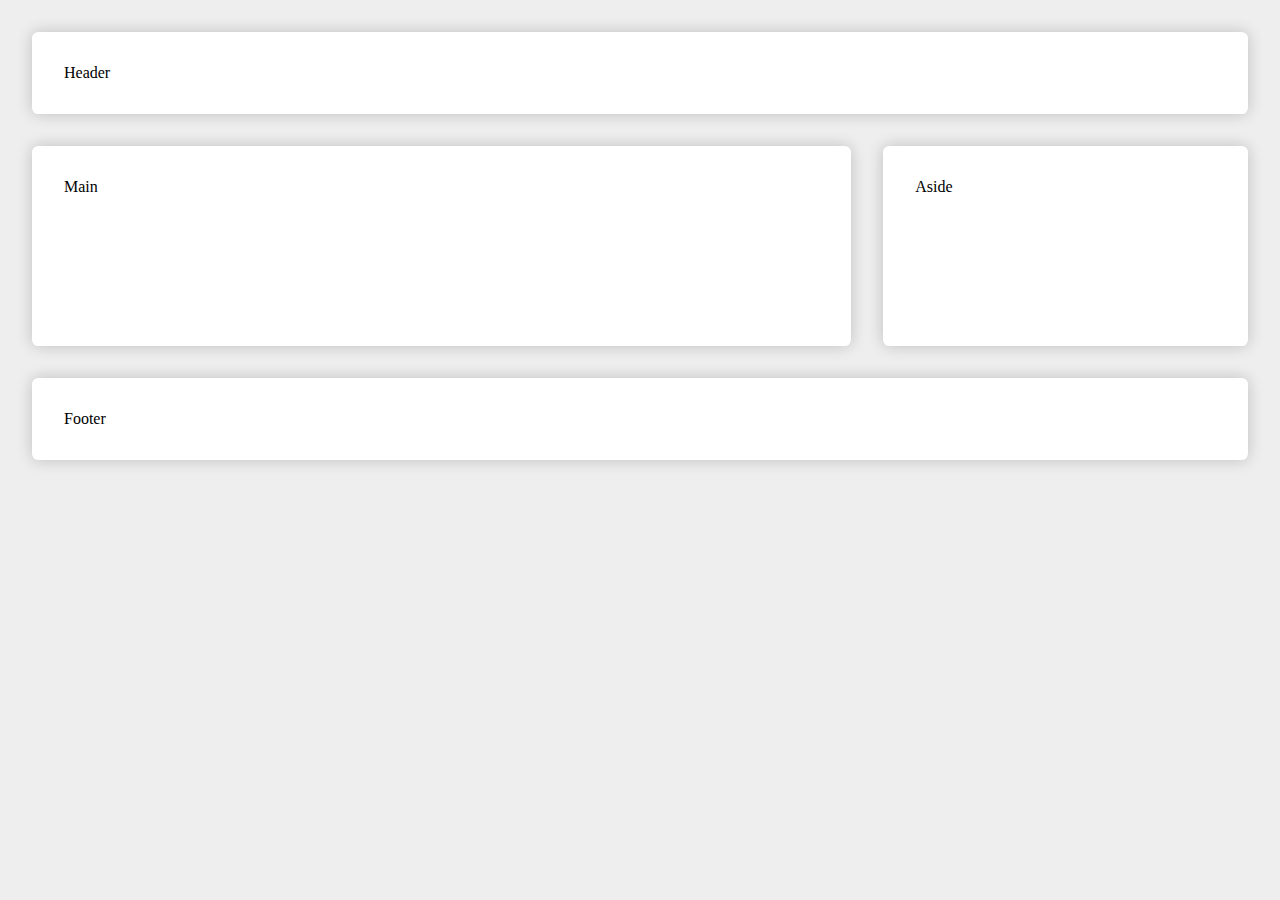
<file: 06.Flexbox-Exercise-Resources/01_Flexbox-Layout/index.html>
<!DOCTYPE html>
<html lang="en">
<head>
    <meta charset="UTF-8">
    <meta http-equiv="X-UA-Compatible" content="IE=edge">
    <meta name="viewport" content="width=device-width, initial-scale=1.0">
    <link rel="stylesheet" href="style.css">
    <title>Flexbox Layou</title>
</head>
<body>
    <header>
        <p>Header</p>
    </header>
    <main>
        <p>Main</p>
    </main>
    <aside>
        <p>Aside</p>
    </aside>
    <footer>
        <p>Footer</p>
    </footer>
</body>
</html>
</file>
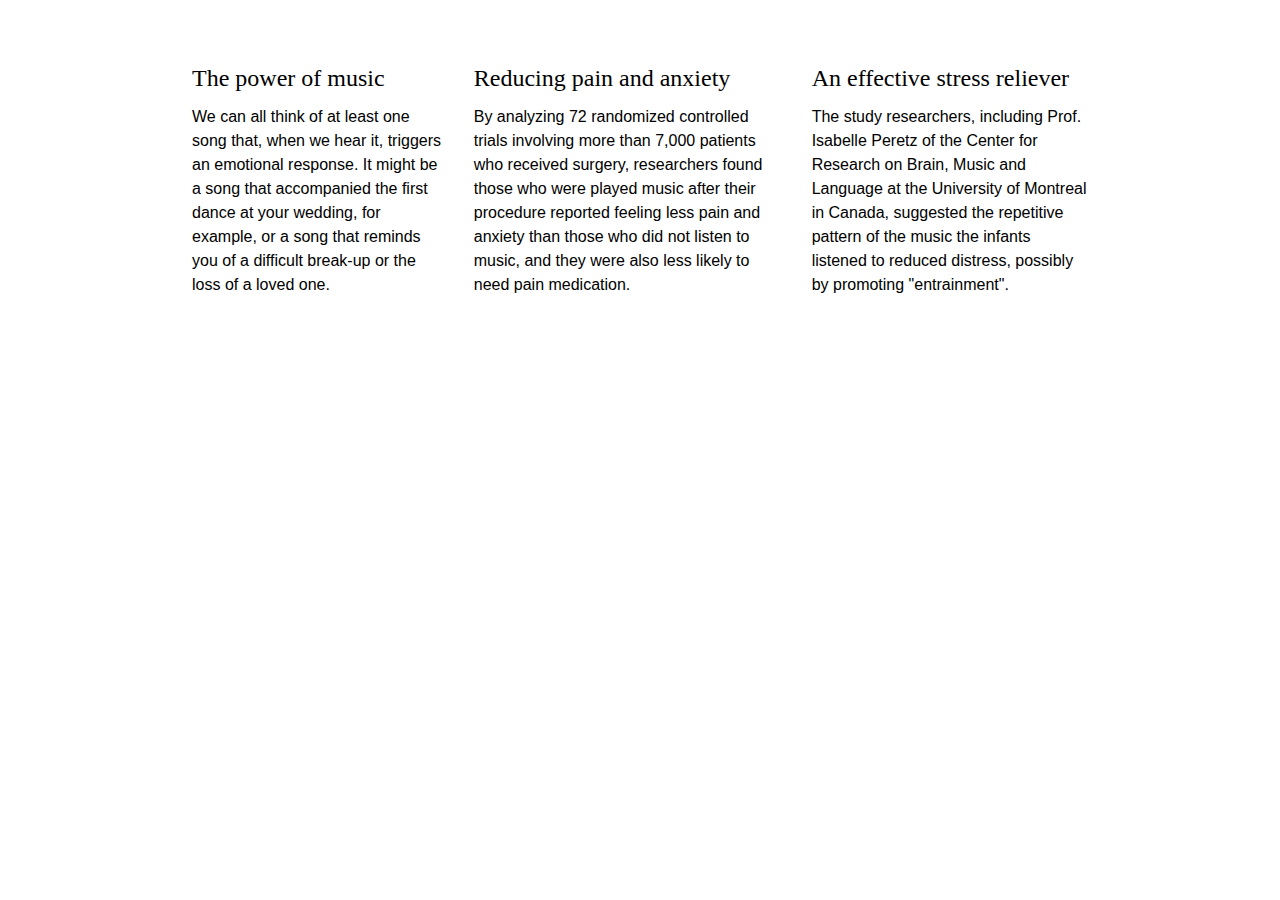
<file: 06.Flexbox-Exercise-Resources/02_FlexModel-Articles/index.html>
<!DOCTYPE html>
<html lang="en">
<head>
    <meta charset="UTF-8">
    <meta http-equiv="X-UA-Compatible" content="IE=edge">
    <meta name="viewport" content="width=device-width, initial-scale=1.0">
    <link rel="stylesheet" href="style.css">
    <title>Articles</title>
</head>
<body>
    <section>
        <article>
<h2>The power of music</h2>
<p>We can all think of at least one song that, when we hear it, triggers an emotional response. It might be a song that accompanied the first dance at your wedding, for example, or a song that reminds you of a difficult break-up or the loss of a loved one.</p>
        </article>
        <article>
            <h2>Reducing pain and anxiety</h2>
            <p>By analyzing 72 randomized controlled trials involving more than 7,000 patients who received surgery, researchers found those who were played music after their procedure reported feeling less pain and anxiety than those who did not listen to music, and they were also less likely to need pain medication.</p>
        </article>
        <article>
            <h2>An effective stress reliever</h2>
            <p>The study researchers, including Prof. Isabelle Peretz of the Center for Research on Brain, Music and Language at the University of Montreal in Canada, suggested the repetitive pattern of the music the infants listened to reduced distress, possibly by promoting "entrainment".</p>
        </article>
    </section>
</body>
</html>
</file>
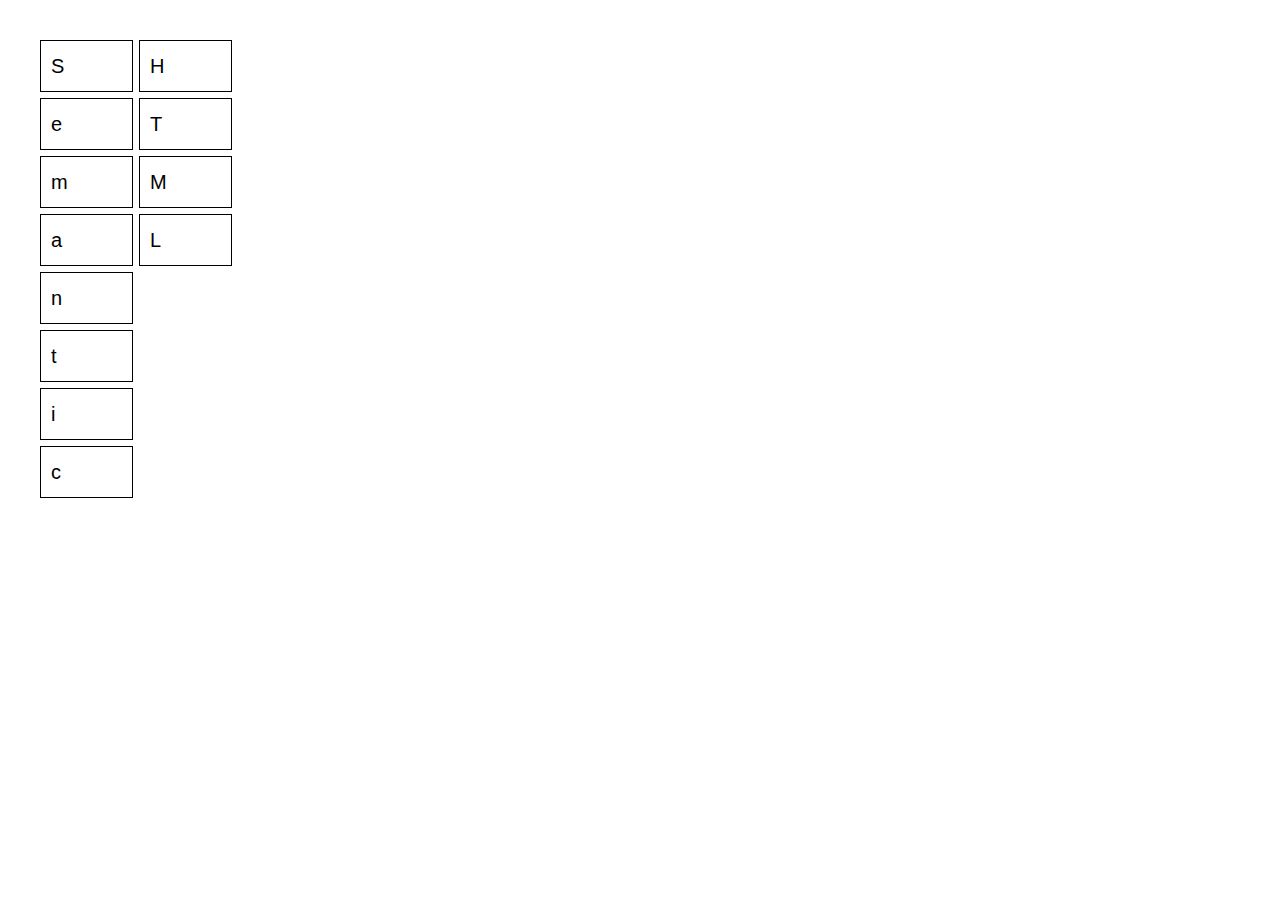
<file: 06.Flexbox-Exercise-Resources/03_FlexModel-ABC-Game/index.html>
<!DOCTYPE html>
<html lang="en">
<head>
    <meta charset="UTF-8">
    <meta http-equiv="X-UA-Compatible" content="IE=edge">
    <meta name="viewport" content="width=device-width, initial-scale=1.0">
    <link rel="stylesheet" href="style.css">
    <title>ABC Game</title>
</head>
<body>
    <div class="container">
        <span>H</span>
        <span>e</span>
        <span>T</span>
        <span>a</span>
        <span>c</span>
        <span>i</span>
        <span>M</span>
        <span>n</span>
        <span>t</span>
        <span>L</span>
        <span>S</span>
        <span>m</span>
    </div>
</body>
</html>
</file>
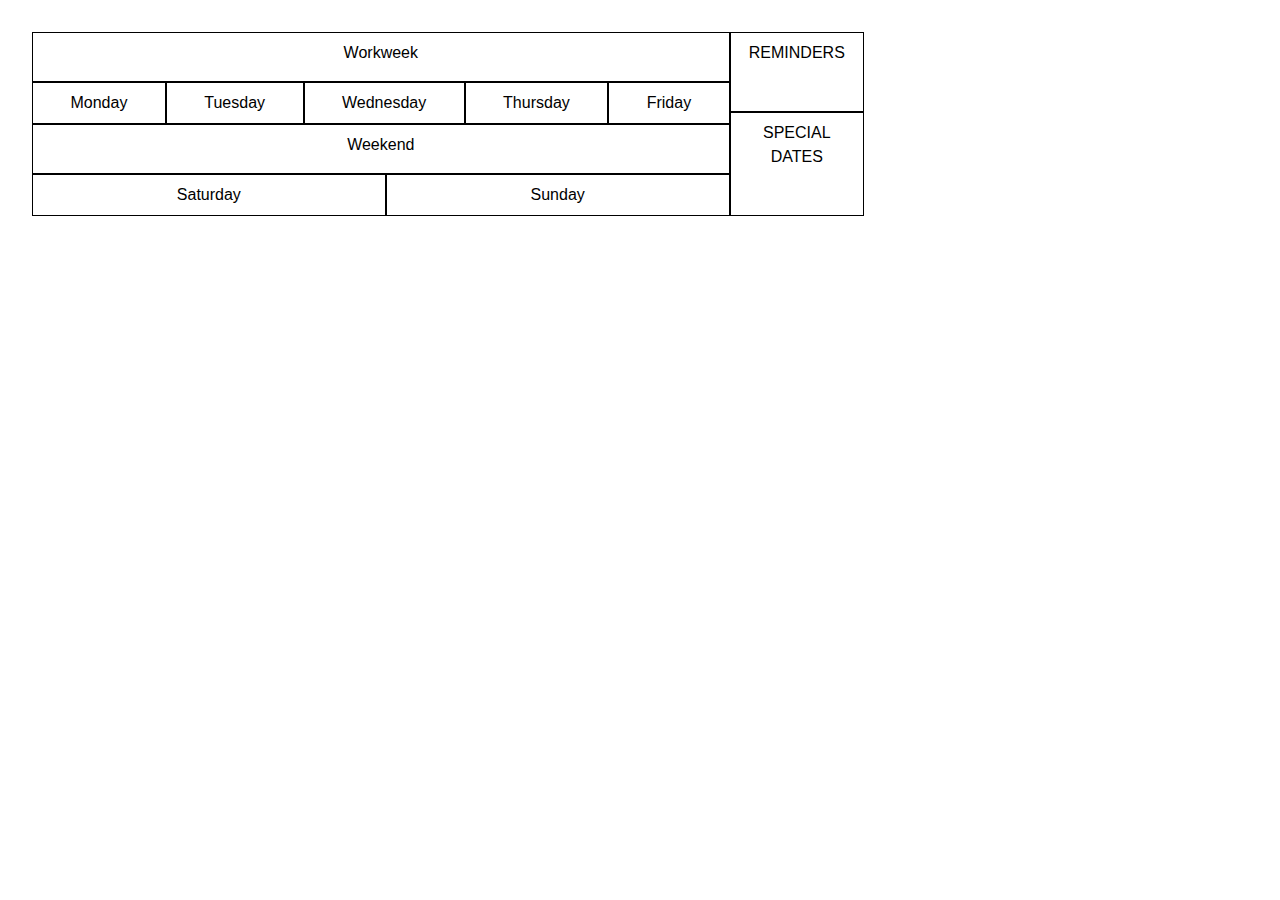
<file: 06.Flexbox-Exercise-Resources/04_FlexModel-Calendar/index.html>
<!DOCTYPE html>
<html lang="en">
<head>
    <meta charset="UTF-8">
    <meta http-equiv="X-UA-Compatible" content="IE=edge">
    <meta name="viewport" content="width=device-width, initial-scale=1.0">
    <link rel="stylesheet" href="style.css">
    <title>Calendar</title>
</head>
<body>
    <div class="container">
        <section class="week">
            <span>Workweek</span>
            <span>Monday</span>
            <span>Tuesday</span>
            <span>Wednesday</span>
            <span>Thursday</span>
            <span>Friday</span>
            <span>Weekend</span>
            <span>Saturday</span>
            <span>Sunday</span>
        </section>
        <section class="notes">
            <span>REMINDERS</span>
            <span>SPECIAL DATES</span>
        </section>
    </div>
</body>
</html>
</file>
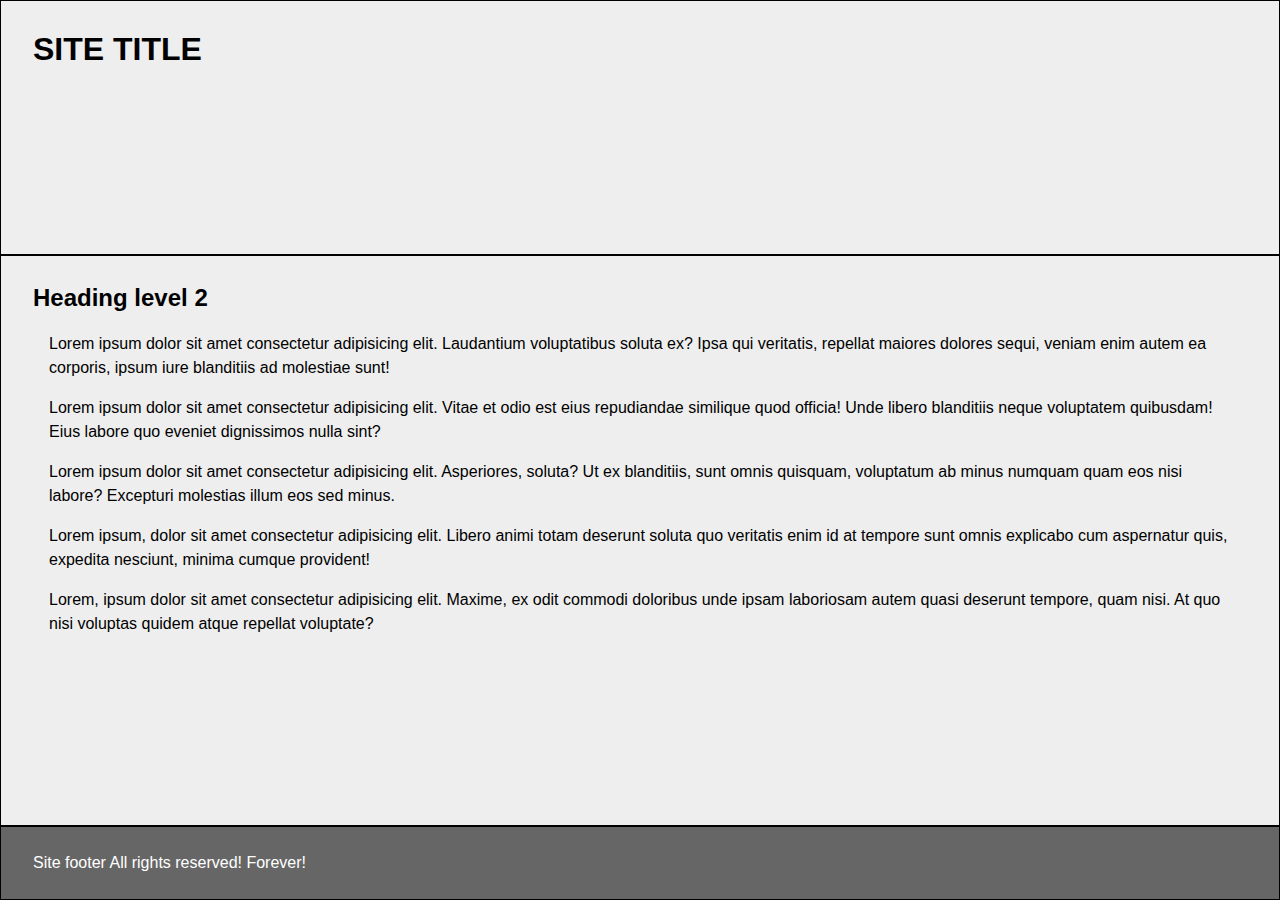
<file: 06.Flexbox-Exercise-Resources/08_Sticky-footer-flexbox/index.html>
<!DOCTYPE html>
<html lang="en">
<head>
    <meta charset="UTF-8">
    <meta http-equiv="X-UA-Compatible" content="IE=edge">
    <meta name="viewport" content="width=device-width, initial-scale=1.0">
    <link rel="stylesheet" href="style.css">
    <title>Stticky Footer-Flexbox</title>
</head>
<body>
    <header>
        <h1>SITE TITLE</h1>
    </header>
    <main>
        <h2>Heading level 2</h2>
        <p>Lorem ipsum dolor sit amet consectetur adipisicing elit. Laudantium voluptatibus soluta ex? Ipsa qui veritatis, repellat maiores dolores sequi, veniam enim autem ea corporis, ipsum iure blanditiis ad molestiae sunt!</p>
        <p>Lorem ipsum dolor sit amet consectetur adipisicing elit. Vitae et odio est eius repudiandae similique quod officia! Unde libero blanditiis neque voluptatem quibusdam! Eius labore quo eveniet dignissimos nulla sint?</p>
        <p>Lorem ipsum dolor sit amet consectetur adipisicing elit. Asperiores, soluta? Ut ex blanditiis, sunt omnis quisquam, voluptatum ab minus numquam quam eos nisi labore? Excepturi molestias illum eos sed minus.</p>
        <p>Lorem ipsum, dolor sit amet consectetur adipisicing elit. Libero animi totam deserunt soluta quo veritatis enim id at tempore sunt omnis explicabo cum aspernatur quis, expedita nesciunt, minima cumque provident!</p>
        <p>Lorem, ipsum dolor sit amet consectetur adipisicing elit. Maxime, ex odit commodi doloribus unde ipsam laboriosam autem quasi deserunt tempore, quam nisi. At quo nisi voluptas quidem atque repellat voluptate?</p>
    </main>
    <footer>
        Site footer All rights reserved! Forever!
    </footer>
</body>
</html>
</file>
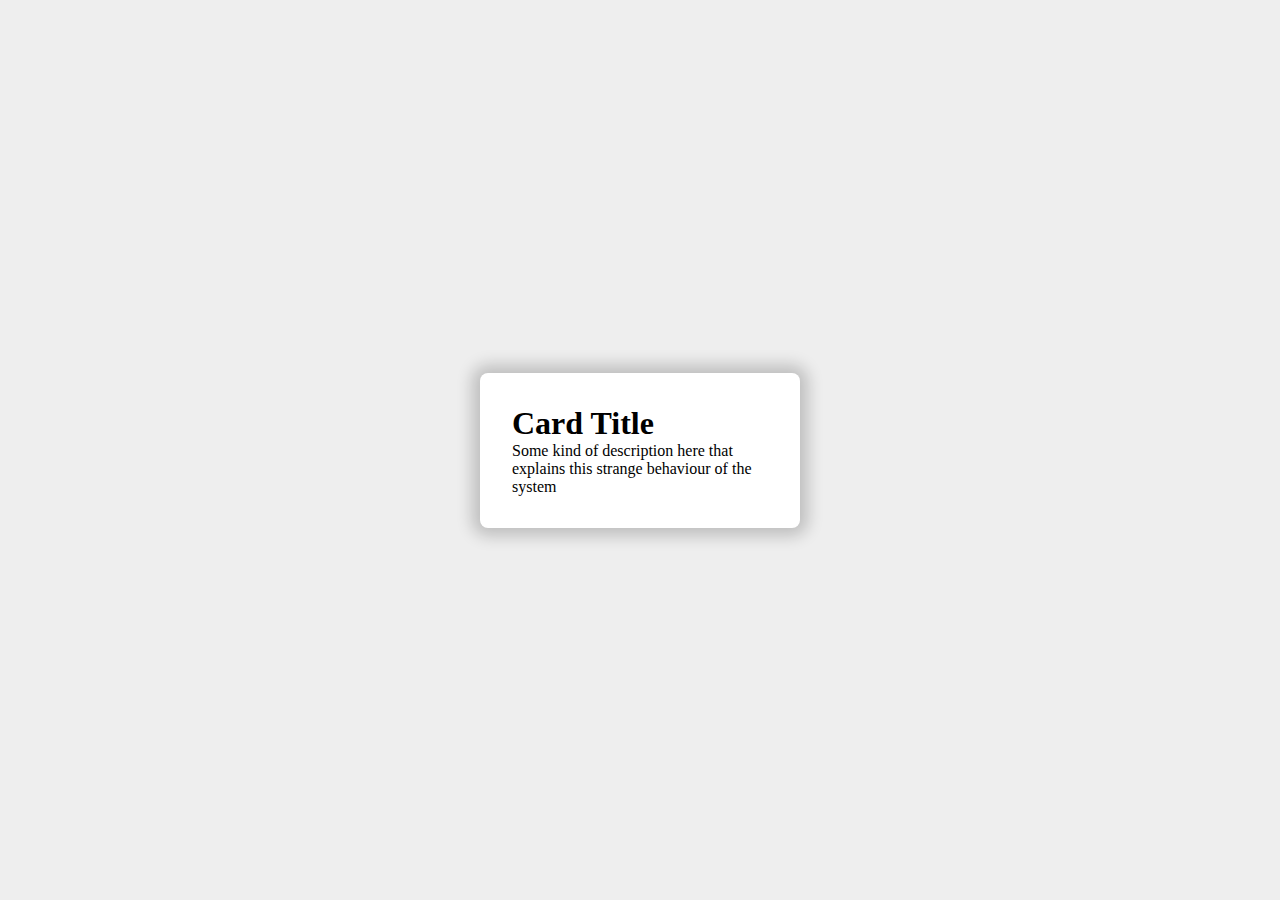
<file: 06.Flexbox-Exercise-Resources/09_Center-flexbox/index.html>
<!DOCTYPE html>
<html lang="en">
<head>
    <meta charset="UTF-8">
    <meta http-equiv="X-UA-Compatible" content="IE=edge">
    <meta name="viewport" content="width=device-width, initial-scale=1.0">
   <link rel="stylesheet" href="style.css">
    <title>Center Box</title>
</head>
<body>
    <div class="card">
        <h1>Card Title</h1>
        <p>Some kind of description here that explains this strange behaviour of the system</p>
    </div>
</body>
</html>
</file>
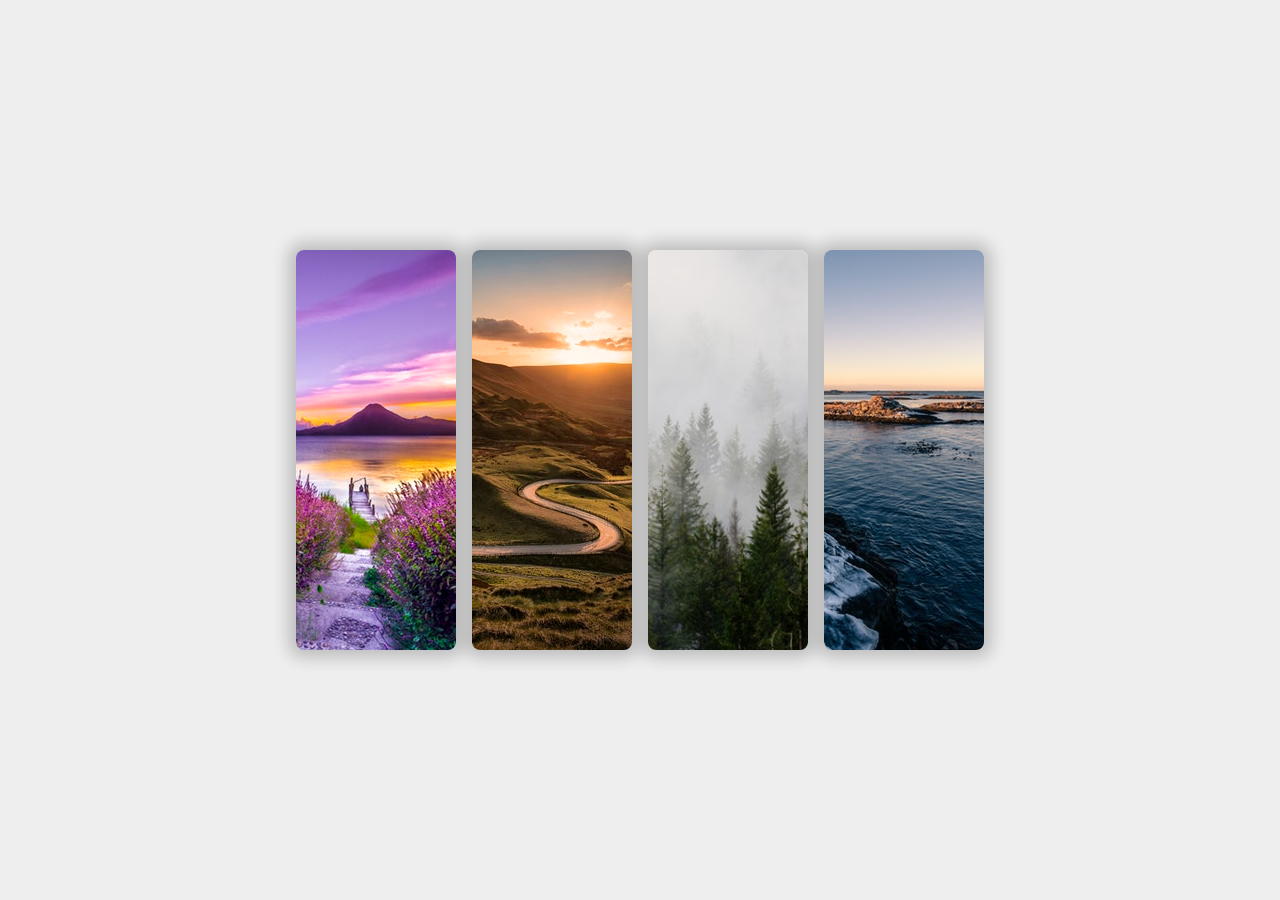
<file: 06.Flexbox-Exercise-Resources/10_Expanding-flex-cards/index.html>
<!DOCTYPE html>
<html lang="en">
<head>
    <meta charset="UTF-8">
    <meta http-equiv="X-UA-Compatible" content="IE=edge">
    <meta name="viewport" content="width=device-width, initial-scale=1.0">
   <link rel="stylesheet" href="style.css">
    <title>Expanding Flex Cards</title>
</head>
<body>
    <section class="container">
        <ul>
            <li><img src="images/Image1.jpg"></li>
            <li class="open"><img src="images/Image2.jpg"></li>
            <li><img src="images/Image3.jpg"></li>
            <li><img src="images/Image4.jpg"></li>
        </ul>
    </section>
</body>
</html>
</file>
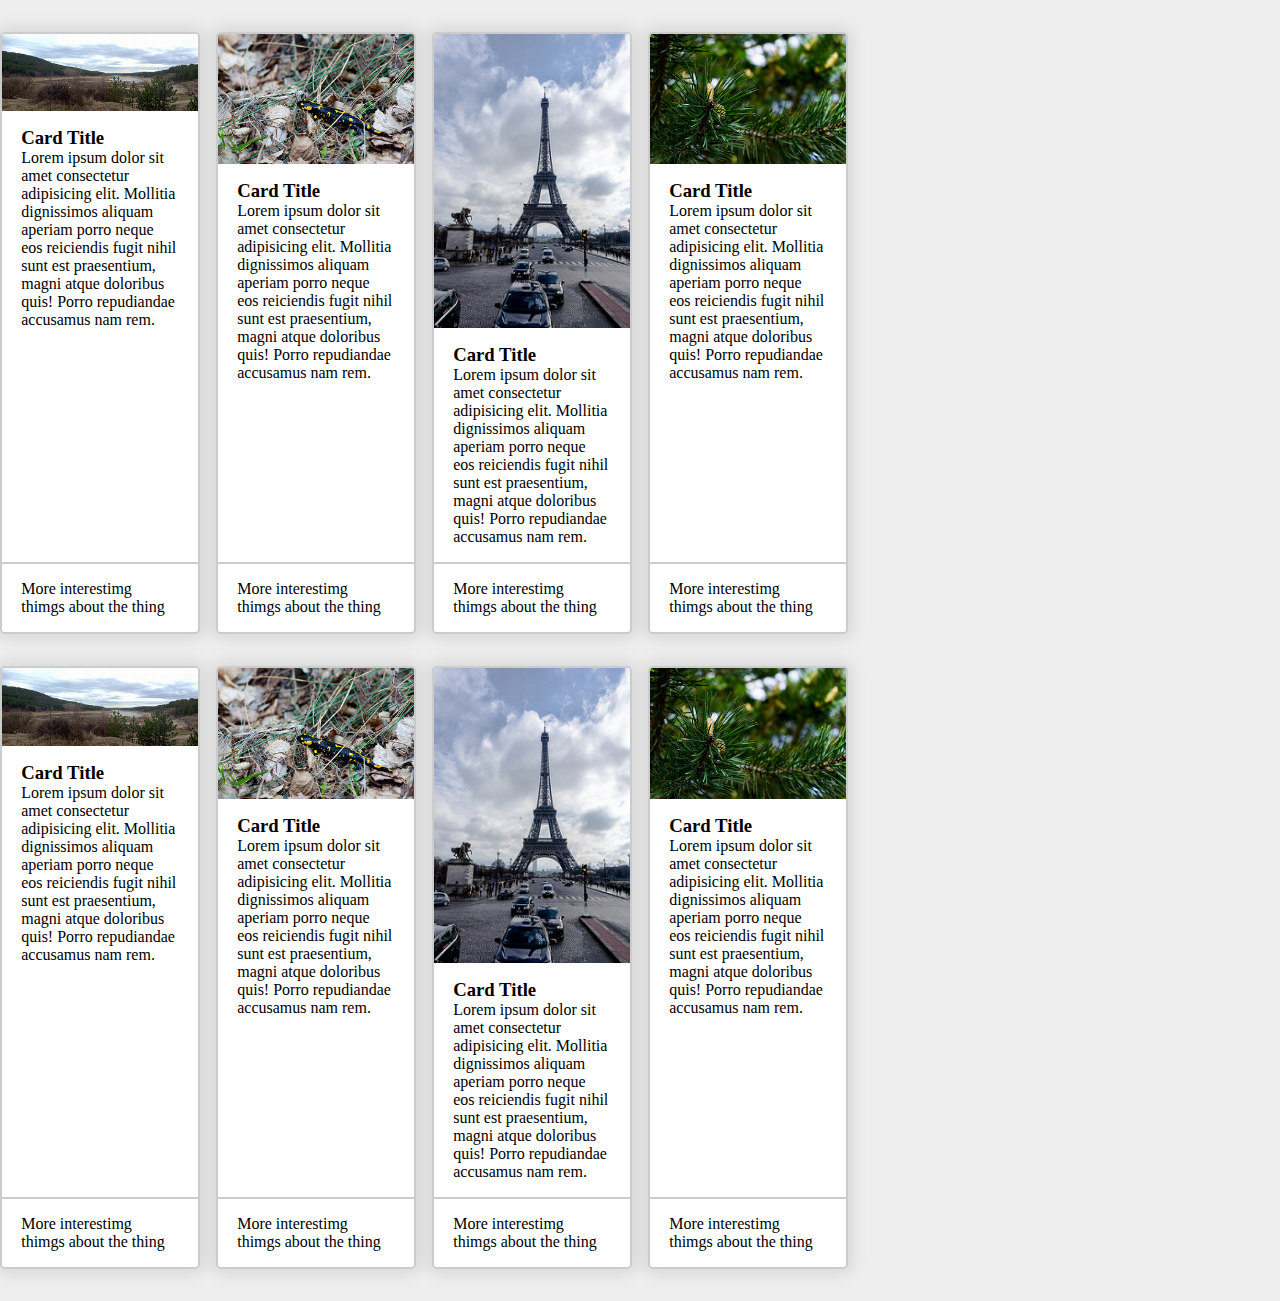
<file: 06.Flexbox-Exercise-Resources/11_Cards-with-csscolumns-and-flexbox/index.html>
<!DOCTYPE html>
<html lang="en">
<head>
    <meta charset="UTF-8">
    <meta http-equiv="X-UA-Compatible" content="IE=edge">
    <meta name="viewport" content="width=device-width, initial-scale=1.0">
    <link rel="stylesheet" href="style.css">
    <title>"Cards with CSS Columns and Flexbo</title>
</head>
<body>
   <div class="cards-layout flex">
    <div class="card">
        <img src="images/Image1.jpg">
        <section>
            <h3>Card Title</h3>
            <p>Lorem ipsum dolor sit amet consectetur adipisicing elit. Mollitia dignissimos aliquam aperiam porro neque eos reiciendis fugit nihil sunt est praesentium, magni atque doloribus quis! Porro repudiandae accusamus nam rem.</p>
        </section>
        <footer>
            More interestimg thimgs about the thing
        </footer>
    </div>
    <div class="card">
        <img src="images/Image2.jpg">
        <section>
            <h3>Card Title</h3>
            <p>Lorem ipsum dolor sit amet consectetur adipisicing elit. Mollitia dignissimos aliquam aperiam porro neque eos reiciendis fugit nihil sunt est praesentium, magni atque doloribus quis! Porro repudiandae accusamus nam rem.</p>
        </section>
        <footer>
            More interestimg thimgs about the thing
        </footer>
    </div>
    <div class="card">
        <img src="images/Image3.jpg">
        <section>
            <h3>Card Title</h3>
            <p>Lorem ipsum dolor sit amet consectetur adipisicing elit. Mollitia dignissimos aliquam aperiam porro neque eos reiciendis fugit nihil sunt est praesentium, magni atque doloribus quis! Porro repudiandae accusamus nam rem.</p>
        </section>
        <footer>
            More interestimg thimgs about the thing
        </footer>
    </div>
    <div class="card">
        <img src="images/Image4.jpg">
        <section>
            <h3>Card Title</h3>
            <p>Lorem ipsum dolor sit amet consectetur adipisicing elit. Mollitia dignissimos aliquam aperiam porro neque eos reiciendis fugit nihil sunt est praesentium, magni atque doloribus quis! Porro repudiandae accusamus nam rem.</p>
        </section>
        <footer>
            More interestimg thimgs about the thing
        </footer>
    </div>
   </div>
   <div class="cards-layout flex">
    <div class="card">
        <img src="images/Image1.jpg">
        <section>
            <h3>Card Title</h3>
            <p>Lorem ipsum dolor sit amet consectetur adipisicing elit. Mollitia dignissimos aliquam aperiam porro neque eos reiciendis fugit nihil sunt est praesentium, magni atque doloribus quis! Porro repudiandae accusamus nam rem.</p>
        </section>
        <footer>
            More interestimg thimgs about the thing
        </footer>
    </div>
    <div class="card">
        <img src="images/Image2.jpg">
        <section>
            <h3>Card Title</h3>
            <p>Lorem ipsum dolor sit amet consectetur adipisicing elit. Mollitia dignissimos aliquam aperiam porro neque eos reiciendis fugit nihil sunt est praesentium, magni atque doloribus quis! Porro repudiandae accusamus nam rem.</p>
        </section>
        <footer>
            More interestimg thimgs about the thing
        </footer>
    </div>
    <div class="card">
        <img src="images/Image3.jpg">
        <section>
            <h3>Card Title</h3>
            <p>Lorem ipsum dolor sit amet consectetur adipisicing elit. Mollitia dignissimos aliquam aperiam porro neque eos reiciendis fugit nihil sunt est praesentium, magni atque doloribus quis! Porro repudiandae accusamus nam rem.</p>
        </section>
        <footer>
            More interestimg thimgs about the thing
        </footer>
    </div>
    <div class="card">
        <img src="images/Image4.jpg">
        <section>
            <h3>Card Title</h3>
            <p>Lorem ipsum dolor sit amet consectetur adipisicing elit. Mollitia dignissimos aliquam aperiam porro neque eos reiciendis fugit nihil sunt est praesentium, magni atque doloribus quis! Porro repudiandae accusamus nam rem.</p>
        </section>
        <footer>
            More interestimg thimgs about the thing
        </footer>
    </div>
   </div>
</body>
</html>
</file>
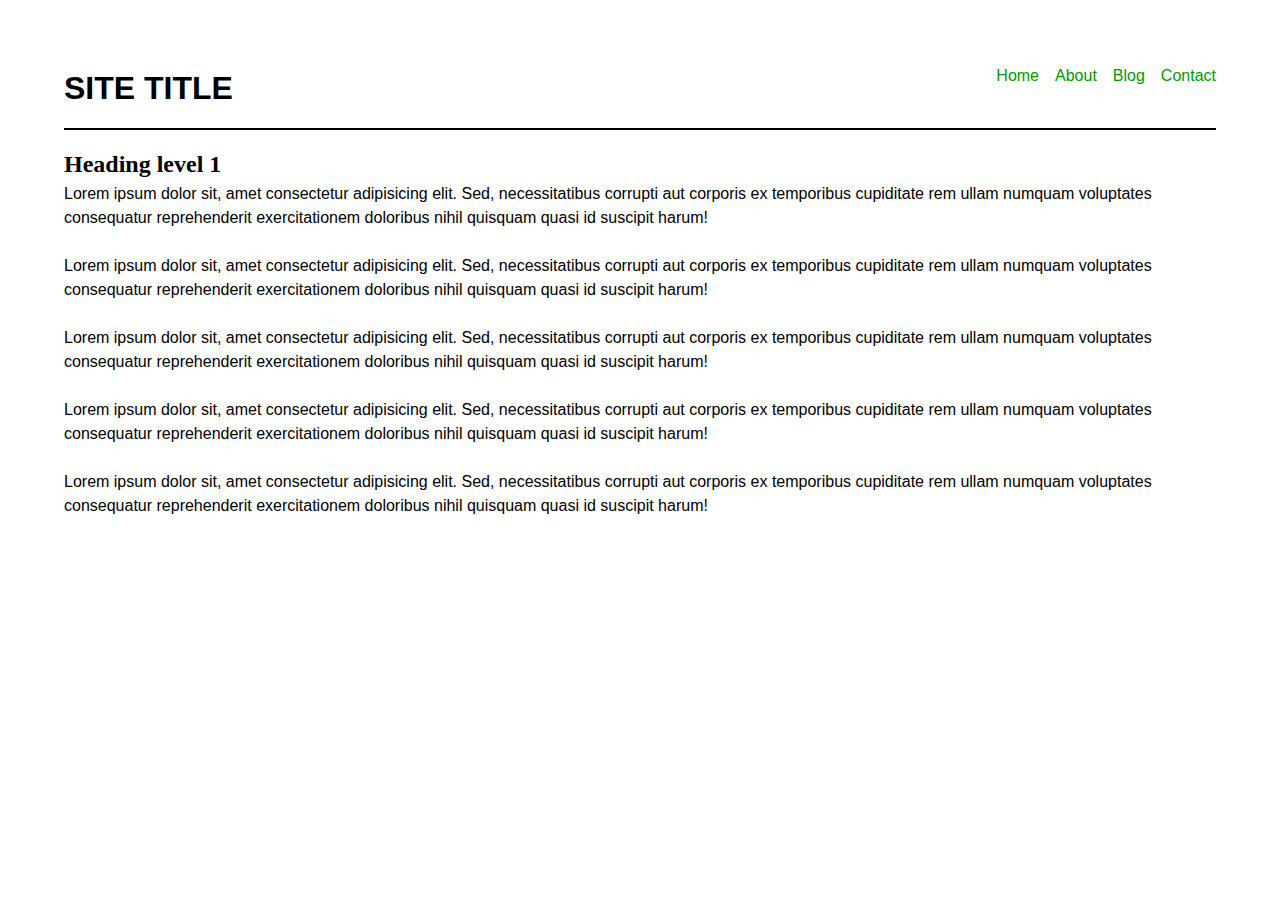
<file: 06.Flexbox-Exercise-Resources/05_Navigation-flexbox/idex.html>
<!DOCTYPE html>
<html lang="en">
<head>
    <meta charset="UTF-8">
    <meta http-equiv="X-UA-Compatible" content="IE=edge">
    <meta name="viewport" content="width=device-width, initial-scale=1.0">
    <link rel="stylesheet" href="style.css">
    <title>Navigation-FlexBox</title>
</head>
<body>
    <header>
        <h1>SITE TITLE</h1>
        <nav>
            <ul>
                <li><a href="#">Home</a></li>
                <li><a href="#">About</a></li>
                <li><a href="#">Blog</a></li>
                <li><a href="#">Contact</a></li>
            </ul>
        </nav>
    </header>
    <main>
        <h2>Heading level 1</h2>
        <p>Lorem ipsum dolor sit, amet consectetur adipisicing elit. Sed, necessitatibus corrupti aut corporis ex temporibus cupiditate rem ullam numquam voluptates consequatur reprehenderit exercitationem doloribus nihil quisquam quasi id suscipit harum!</p>
        <p>Lorem ipsum dolor sit, amet consectetur adipisicing elit. Sed, necessitatibus corrupti aut corporis ex temporibus cupiditate rem ullam numquam voluptates consequatur reprehenderit exercitationem doloribus nihil quisquam quasi id suscipit harum!</p>
        <p>Lorem ipsum dolor sit, amet consectetur adipisicing elit. Sed, necessitatibus corrupti aut corporis ex temporibus cupiditate rem ullam numquam voluptates consequatur reprehenderit exercitationem doloribus nihil quisquam quasi id suscipit harum!</p>
        <p>Lorem ipsum dolor sit, amet consectetur adipisicing elit. Sed, necessitatibus corrupti aut corporis ex temporibus cupiditate rem ullam numquam voluptates consequatur reprehenderit exercitationem doloribus nihil quisquam quasi id suscipit harum!</p>
        <p>Lorem ipsum dolor sit, amet consectetur adipisicing elit. Sed, necessitatibus corrupti aut corporis ex temporibus cupiditate rem ullam numquam voluptates consequatur reprehenderit exercitationem doloribus nihil quisquam quasi id suscipit harum!</p>

    </main>
</body>
</html>
</file>
<file: 06.Flexbox-Exercise-Resources/01_Flexbox-Layout/style.css>
*{
    padding: 0;
    margin: 0;
    box-sizing: border-box;
}
body{
    display: flex;
    flex-wrap: wrap;
    background-color: #eee;
    padding: 2em;
    gap: 2em;
   
}
header,main,aside,footer{
    padding: 2em;
    background-color: #fff;
    color: #000;
    border-radius: 0.4em;
    box-shadow: 0 0 1em 0 rgba(0,0,0,0.2);
  
}
header,footer{
    flex-basis: 100%;
    min-height: 50px;
}
main{
    flex: 8 1 40rem;
min-height: 200px;
}
aside{
    flex: 2 1 20rem;
}
</file>
<file: 06.Flexbox-Exercise-Resources/02_FlexModel-Articles/style.css>
*{
    padding: 0;
    margin: 0;
    box-sizing: border-box;
}
html{
font:16px/1.5  Helvetica, sans-serif;
line-height: 1.5;
}
h2{
    font-family: Georgia, serif;
    line-height: 1.2;
    font-weight: normal;
    margin-bottom: 0.5em;
}
section{
    display: flex;
    justify-content: space-between;
    max-width: 70vw;
    margin: 4em auto;
    gap: 2em;
}
</file>
<file: 06.Flexbox-Exercise-Resources/03_FlexModel-ABC-Game/style.css>
*{
    margin: 0;
    padding: 0;
    box-sizing: border-box;
}
html{
    font:20px/1.5  Helvetica, sans-serif;
  
}
body{
    padding: 2em;
}
.container{
    display: flex;
    max-width: 15vw;
    height: 24rem;
    flex-direction: column;
    flex-wrap: wrap;
    gap: 0.3em;
}
span{
    flex-grow: 0;
    padding: 0.5em;
    border: 1px solid black;
}
span:nth-child(11){
    order: 1;
}
span:nth-child(2){
    order: 2;
}
span:nth-child(12){
    order: 3;
}
span:nth-child(4){
    order: 4;
}
span:nth-child(8){
    order: 5;
}
span:nth-child(9){
    order: 6;
}
span:nth-child(6){
    order: 7;
}
span:nth-child(5){
    order: 8;
}
span:nth-child(1){
    order: 9;
}
span:nth-child(3){
    order: 10;
}
span:nth-child(7){
    order: 11;
}
span:nth-child(10){
    order: 12;
}
</file>
<file: 06.Flexbox-Exercise-Resources/04_FlexModel-Calendar/style.css>
*{
    padding: 0;
    margin: 0;
    box-sizing: border-box;
}
html{
    font: 16px/1.5 Verdana,sans-serif;
}
body{
    padding: 2em;
}
div,section{
    display: flex;
}
div{
    max-width: 65vw;
}
section{
    flex-wrap: wrap;
}
span{
    border: 1px solid black;
    padding: 0.5em;
    text-align: center;
    flex-grow: 1;
    padding-bottom: 0.5em;
}
.notes{
    flex-direction: column;
}
.week span:nth-child(1){
    flex-basis: 100%;
    padding-bottom: 1em;
}
.week span:nth-child(7){
    flex-basis: 100%;
    padding-bottom: 1em;
}
</file>
<file: 06.Flexbox-Exercise-Resources/08_Sticky-footer-flexbox/style.css>
*{
    padding: 0;
    margin: 0;
    box-sizing: border-box;
}
html{
    font: 16px/1.5 Verdana, sans-serif;
}
body{
    display: flex;
    background: rgb(238, 238, 238);
    min-height: 100vh;
    flex-direction: column;
}
main{
    flex: 1 1 auto;
    
}
header, main, footer{
    padding: 1.5em 2em;
    border: 1px solid black;
}
header{
    flex: 1 1 100%;
    padding-bottom: 2em;
    font-family:Helvetica, sans-serif;
   
}
p{
    margin: 1em;
}

footer{
    color: rgb(255,255,255);
    background: rgb(102, 102,102);
}
</file>
<file: 06.Flexbox-Exercise-Resources/09_Center-flexbox/style.css>
*{
    padding: 0;
    margin: 0;
    box-sizing: border-box;
}
body{
    background: rgb(238, 238, 238);
    display: flex;
    justify-content: center;
    align-items: center;
    min-height: 100vh;
}
div{
    background: rgb(255, 255, 255);
    max-width: 20em;
    padding: 2em;
    border-radius: 0.5em;
    box-shadow: 0 0 1em 0.5em rgb(0,0,0,0.2);
}
</file>
<file: 06.Flexbox-Exercise-Resources/10_Expanding-flex-cards/style.css>
*{
    padding: 0;
    margin: 0;
    box-sizing: border-box;
}
body{
    background: rgb(238,238,238);
    display: flex;
    align-items: center;
    justify-content: center;
    min-height: 100vh;
  
}
.container{
    display: flex;
}
.container ul{
    display: flex;
    gap: 1em;
}
.container li{
    display: block;
    width: 10em;
    height: 25em;
    overflow: hidden;
    border-radius: 0.5em;
    box-shadow: 0 0 1em 0.5em rgb( 0,0,0,0.2);
    transition: width 0.3s ease-in-out;
}
.container img{
    display: block;
    width: auto;
    height:100%;
    transform: translateX(-50%);
    transition: transform 0.3s ease-in-out;
}
.container li:hover{
   width: 35em;
}
.container li:hover img{
    transform: translateX(0);
}
</file>
<file: 06.Flexbox-Exercise-Resources/11_Cards-with-csscolumns-and-flexbox/style.css>
*{
    padding: 0;
    margin: 0;
    box-sizing: border-box;
}
body{
    background: #EEE;
}
.cards-layout{
    margin: 2em auto;
    min-width: 40em;
    display: flex;
    flex-wrap: wrap;
    gap: 1em;
}
.card{
    flex: 0 0 200px;
    display: flex;
    flex-direction: column;
    overflow: hidden;
    background: #fff;
    border-radius: 0.3em;
    border: 2px solid #ccc;
box-shadow: 0 0 1em 0.2em rgb(0,0,0,0.1);
}
.card img{
    display: block;
    width: 100%;
    height: auto;
}
.card section,
.card footer{
    padding: 1em 1.2em;
}
.card section{
    flex: 1 0 auto;
}
.card footer{
    border-top: 2px solid #ccc;
}
</file>
<file: 06.Flexbox-Exercise-Resources/05_Navigation-flexbox/style.css>
*{
    padding: 0;
    margin: 0;
    box-sizing: border-box;
}
html{
    font: 16px/1.5 Verdana, sans-serif;
}
body{
     padding: 4em;
}
p{
    padding-bottom: 1.5em;
}
h2{
    font-family: Georgia, serif;
}
header{
    border-bottom: 2px solid black;
    display: flex;
    padding-bottom: 1em;
    margin-bottom: 1em;
}
nav{
    margin-left: auto;
}
nav ul{
    display: flex;
    gap: 1em;
}
nav ul li{
    display: block;
    list-style: none outside;
}
nav a{
    color: rgb(0,153,0);
    text-decoration: none;
}
nav a:hover{
    background-color: blueviolet;
}
</file>
